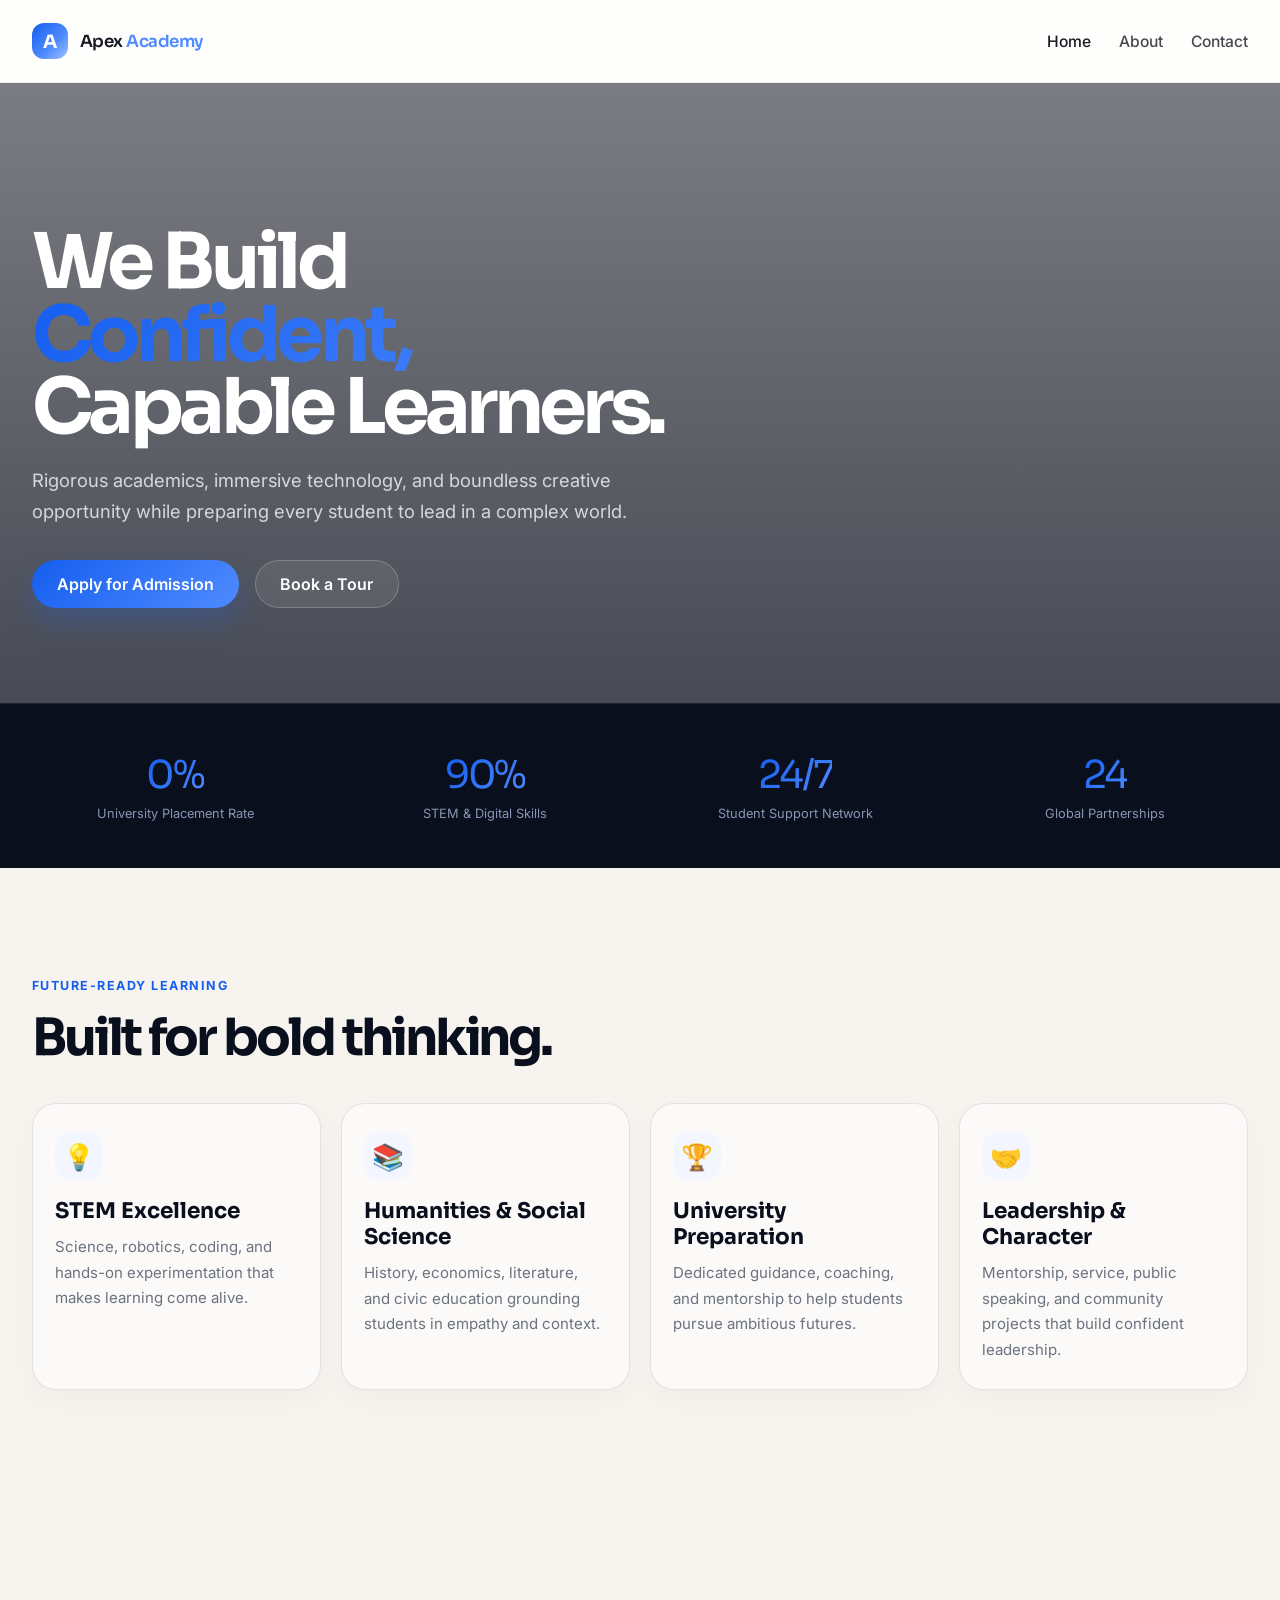
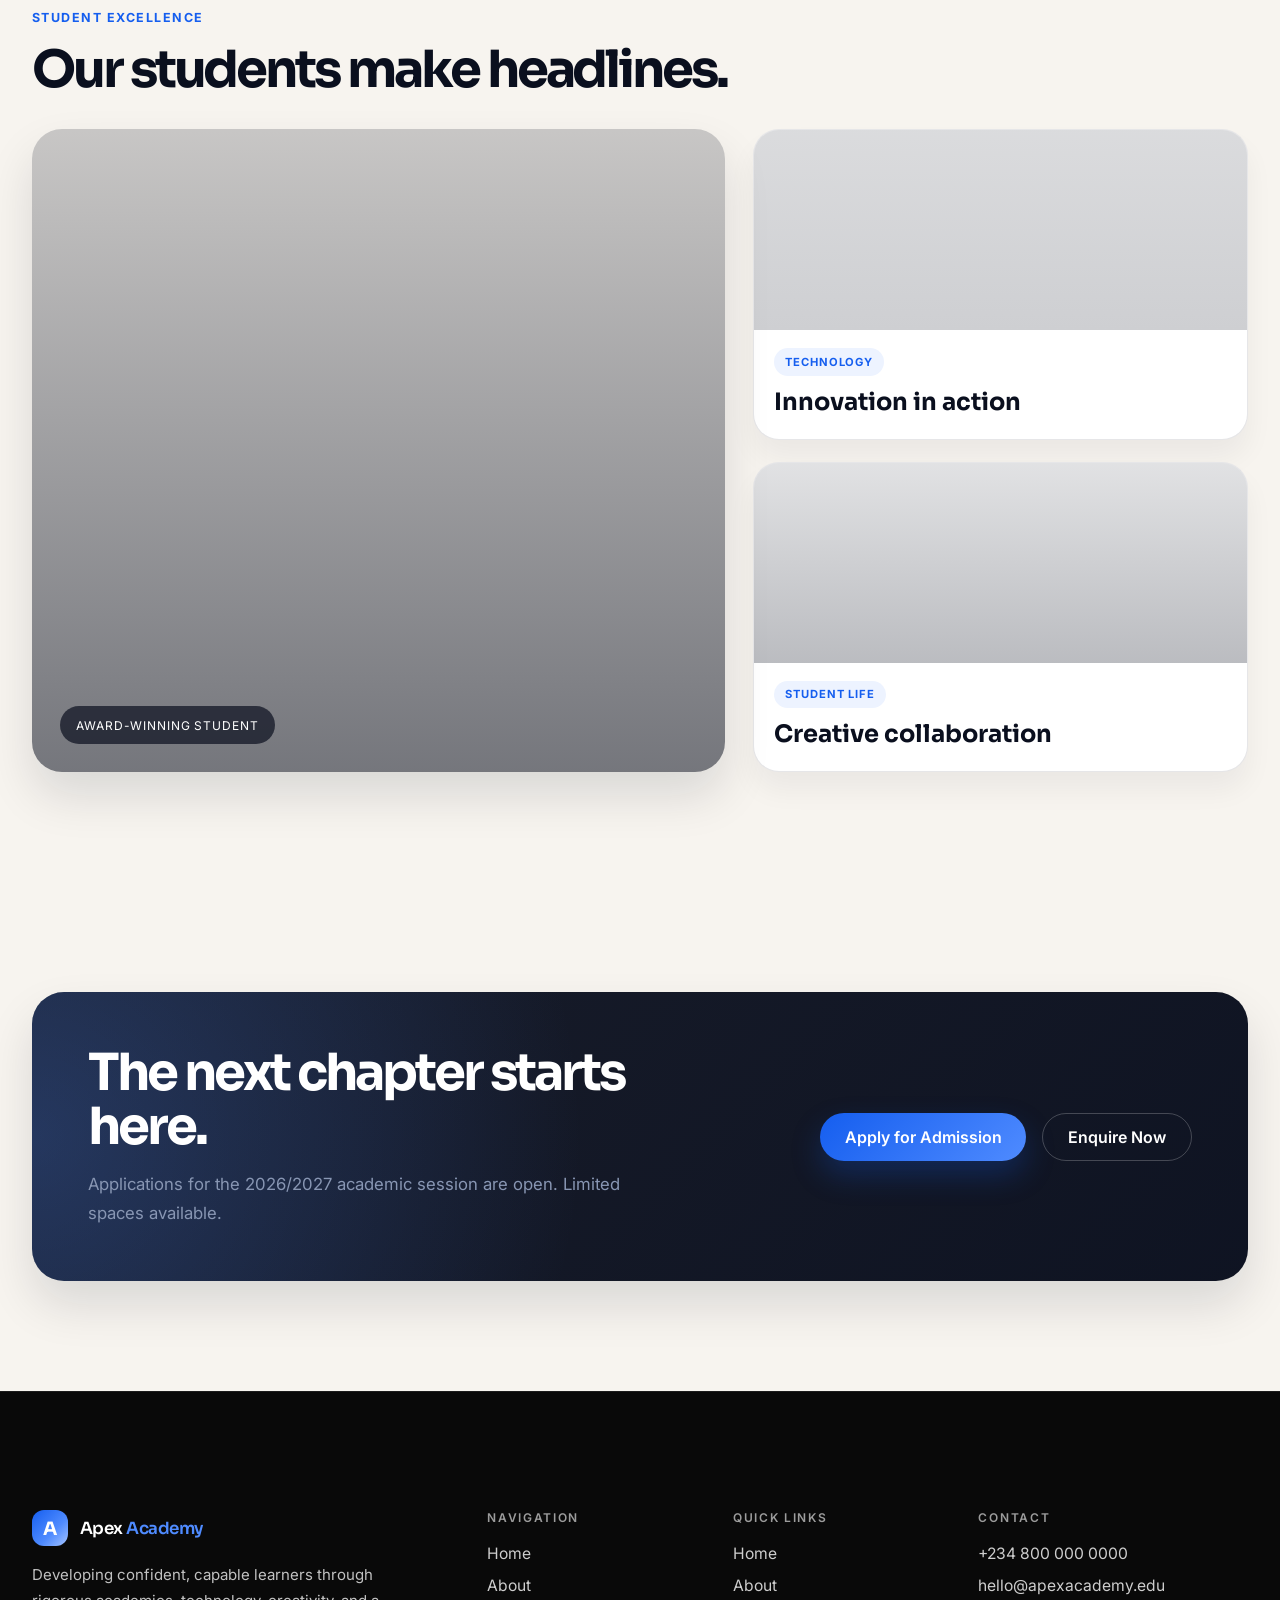
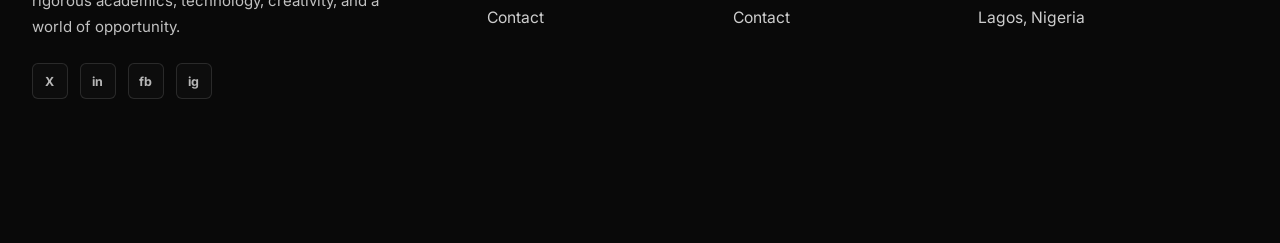
<file: index.html>
<!DOCTYPE html>
<html lang="en">
  <head>
    <meta charset="UTF-8" />
    <meta name="viewport" content="width=device-width, initial-scale=1.0" />
    <title>Apex Academy</title>
    <link rel="preconnect" href="https://fonts.googleapis.com" />
    <link rel="preconnect" href="https://fonts.gstatic.com" crossorigin />
    <link href="https://fonts.googleapis.com/css2?family=Inter:wght@400;500;600;700;800&family=Sora:wght@400;500;600;700;800&display=swap" rel="stylesheet" />
    <link rel="stylesheet" href="styles.css" />
  </head>
  <body>
    <div class="page-shell">
      <header class="topbar">
        <div class="container nav">
          <div class="brand" aria-label="Apex Academy logo">
            <span class="brand-mark">A</span>
            <span class="brand-text"><span>Apex</span><span class="brand-accent">Academy</span></span>
          </div>

          <nav class="main-nav" aria-label="Main navigation">
            <a href="index.html" class="active">Home</a>
            <a href="about.html">About</a>
            <a href="contact.html">Contact</a>
          </nav>
        </div>
      </header>

      <main>
        <section class="hero">
          <div class="hero__overlay"></div>
          <div class="container hero__inner">
            <div class="hero__copy">
              <h1>
                <span>We Build</span>
                <span class="gradient-text">Confident,</span>
                <span>Capable Learners.</span>
              </h1>

              <p>
                Rigorous academics, immersive technology, and boundless creative opportunity while preparing every student to lead in a complex world.
              </p>

              <div class="hero__actions">
                <button class="btn btn-primary">Apply for Admission</button>
                <button class="btn btn-ghost">Book a Tour</button>
              </div>
            </div>
          </div>
        </section>

        <section class="stats-bar" aria-label="School highlights">
          <div class="container stats-grid">
            <article class="stat">
              <div class="stat-value gradient-text">0%</div>
              <div class="stat-label">University Placement Rate</div>
            </article>
            <article class="stat">
              <div class="stat-value gradient-text">90%</div>
              <div class="stat-label">STEM &amp; Digital Skills</div>
            </article>
            <article class="stat">
              <div class="stat-value gradient-text">24/7</div>
              <div class="stat-label">Student Support Network</div>
            </article>
            <article class="stat">
              <div class="stat-value gradient-text">24</div>
              <div class="stat-label">Global Partnerships</div>
            </article>
          </div>
        </section>

        <section class="curriculum section-block" id="academics">
          <div class="container">
            <div class="section-head">
              <p class="eyebrow">Future-ready learning</p>
              <h2>Built for bold thinking.</h2>
            </div>

            <div class="program-grid">
              <article class="program-card">
                <div class="program-icon">💡</div>
                <h3>STEM Excellence</h3>
                <p>Science, robotics, coding, and hands-on experimentation that makes learning come alive.</p>
              </article>
              <article class="program-card">
                <div class="program-icon">📚</div>
                <h3>Humanities &amp; Social Science</h3>
                <p>History, economics, literature, and civic education grounding students in empathy and context.</p>
              </article>
              <article class="program-card">
                <div class="program-icon">🏆</div>
                <h3>University Preparation</h3>
                <p>Dedicated guidance, coaching, and mentorship to help students pursue ambitious futures.</p>
              </article>
              <article class="program-card">
                <div class="program-icon">🤝</div>
                <h3>Leadership &amp; Character</h3>
                <p>Mentorship, service, public speaking, and community projects that build confident leadership.</p>
              </article>
            </div>
          </div>
        </section>

        <section class="spotlight section-block" id="about">
          <div class="container spotlight__wrap">
            <div class="section-head compact">
              <p class="eyebrow">Student Excellence</p>
              <h2>Our students make headlines.</h2>
            </div>

            <div class="spotlight__grid">
              <div class="feature-story">
                <div class="feature-story__image">
                  <div class="story-badge">Award-winning student</div>
                </div>
              </div>

              <div class="side-stack">
                <article class="media-card media-card--plain">
                  <div class="media-card__image image-technology"></div>
                  <div class="media-card__content">
                    <span class="chip">Technology</span>
                    <h3>Innovation in action</h3>
                  </div>
                </article>

                <article class="media-card media-card--plain">
                  <div class="media-card__image image-collaboration"></div>
                  <div class="media-card__content">
                    <span class="chip">Student Life</span>
                    <h3>Creative collaboration</h3>
                  </div>
                </article>
              </div>
            </div>
          </div>
        </section>

        <section class="cta section-block">
          <div class="container">
            <div class="cta-panel">
              <div class="cta-panel__content">
                <h2>The next chapter starts here.</h2>
                <p>Applications for the 2026/2027 academic session are open. Limited spaces available.</p>
              </div>

              <div class="cta-panel__actions">
                <button class="btn btn-primary">Apply for Admission</button>
                <button class="btn btn-ghost alt">Enquire Now</button>
              </div>
            </div>
          </div>
        </section>
      </main>

      <footer class="site-footer" id="contact">
        <div class="container footer-grid">
          <div class="footer-brand-block">
            <div class="brand brand-footer" aria-label="Apex Academy logo">
              <span class="brand-mark">A</span>
              <span class="brand-text"><span>Apex</span><span class="brand-accent">Academy</span></span>
            </div>

            <p>
              Developing confident, capable learners through rigorous academics, technology, creativity, and a world of opportunity.
            </p>

            <div class="socials" aria-label="social media links">
              <span>X</span>
              <span>in</span>
              <span>fb</span>
              <span>ig</span>
            </div>
          </div>

          <div class="footer-links">
            <h3>Navigation</h3>
            <ul>
              <li><a href="index.html">Home</a></li>
              <li><a href="about.html">About</a></li>
              <li><a href="contact.html">Contact</a></li>
            </ul>
          </div>

          <div class="footer-links">
            <h3>Quick Links</h3>
            <ul>
              <li><a href="index.html">Home</a></li>
              <li><a href="about.html">About</a></li>
              <li><a href="contact.html">Contact</a></li>
            </ul>
          </div>

          <div class="footer-links">
            <h3>Contact</h3>
            <ul>
              <li><a href="tel:+2348000000000">+234 800 000 0000</a></li>
              <li><a href="mailto:hello@apexacademy.edu">hello@apexacademy.edu</a></li>
              <li><a href="#">Lagos, Nigeria</a></li>
            </ul>
          </div>
        </div>
      </footer>
    </div>
  </body>
</html>
</file>
<file: styles.css>
:root {
  --bg: #f7f4ef;
  --surface: #ffffff;
  --panel: #f5f0ea;
  --navy: #0a0f1e;
  --navy-soft: #16213b;
  --text: #171a22;
  --muted: #6b7280;
  --muted-2: #8896b3;
  --line: rgba(10, 15, 30, 0.1);
  --orange: #f5a623;
  --blue: #155eef;
  --blue-2: #4f8bff;
  --shadow: 0 24px 48px rgba(10, 15, 30, 0.12);
  --radius: 24px;
  --container: 1280px;
}

* { box-sizing: border-box; }

html { scroll-behavior: smooth; }

body {
  margin: 0;
  background: var(--bg);
  color: var(--text);
  font-family: "Inter", sans-serif;
}

img { display: block; max-width: 100%; }

a { color: inherit; text-decoration: none; }

button {
  outline: none;
  border: 0;
  font: inherit;
  cursor: pointer;
}

.page-shell {
  min-height: 100vh;
  overflow-x: hidden;
  background: var(--bg);
}

.container {
  width: min(var(--container), calc(100% - 64px));
  margin: 0 auto;
}

.topbar {
  position: sticky;
  top: 0;
  z-index: 50;
  background: rgba(255, 255, 255, 0.85);
  backdrop-filter: blur(12px);
  border-bottom: 1px solid rgba(10, 15, 30, 0.05);
}

.nav {
  display: flex;
  align-items: center;
  justify-content: space-between;
  min-height: 82px;
  padding: 18px 0;
}

.brand {
  display: inline-flex;
  align-items: center;
  gap: 12px;
}

.brand-mark {
  display: grid;
  place-items: center;
  width: 36px;
  height: 36px;
  border-radius: 12px;
  background: linear-gradient(135deg, var(--blue) 0%, var(--blue-2) 60%, #a5c4ff 100%);
  color: #fff;
  font-family: "Sora", sans-serif;
  font-weight: 700;
  font-size: 1.15rem;
}

.brand-text {
  display: flex;
  align-items: baseline;
  gap: 0.2em;
  font-family: "Sora", sans-serif;
  font-weight: 600;
  font-size: 1.05rem;
  letter-spacing: -0.03em;
}

.brand-accent { color: var(--blue-2); }

.main-nav {
  display: flex;
  align-items: center;
  gap: 28px;
  font-size: 0.98rem;
  color: rgba(23, 26, 34, 0.8);
}

.main-nav a {
  font-weight: 500;
}

.main-nav a.active,
.main-nav a:hover { color: var(--text); }

.btn {
  display: inline-flex;
  align-items: center;
  justify-content: center;
  min-height: 48px;
  border-radius: 999px;
  padding: 0.8rem 1.55rem;
  font-weight: 600;
  transition: transform 0.2s ease, box-shadow 0.2s ease, border-color 0.2s ease;
}

.btn:hover { transform: translateY(-1px); }

.btn-primary {
  background: linear-gradient(135deg, var(--blue) 0%, var(--blue-2) 100%);
  color: #fff;
  box-shadow: 0 14px 30px rgba(21, 94, 239, 0.25);
}

.btn-ghost {
  background: rgba(255, 255, 255, 0.08);
  color: #fff;
  border: 1px solid rgba(255, 255, 255, 0.2);
}

.btn-ghost.alt {
  background: transparent;
  border-color: rgba(255, 255, 255, 0.22);
}

.btn.mini {
  min-height: 42px;
  padding: 0.7rem 1.1rem;
  font-size: 0.86rem;
}

.hero {
  position: relative;
  min-height: 620px;
  background: url("https://www.figma.com/api/mcp/asset/3667ad17-0ce1-475f-b43b-ef540934f4f4/105db.png") center/cover no-repeat;
}

.hero__overlay {
  position: absolute;
  inset: 0;
  background: linear-gradient(180deg, rgba(10, 15, 30, 0.52) 0%, rgba(10, 15, 30, 0.74) 100%);
}

.hero__inner {
  position: relative;
  z-index: 1;
  min-height: 620px;
  display: flex;
  align-items: center;
  padding: 120px 0 72px;
}

.hero__copy {
  max-width: 760px;
  color: #fff;
}

.hero__copy h1 {
  margin: 0;
  display: flex;
  flex-direction: column;
  font-family: "Sora", sans-serif;
  font-size: clamp(3.2rem, 6vw, 5.3rem);
  line-height: 0.94;
  letter-spacing: -0.06em;
  text-transform: none;
}

.hero__copy h1 span {
  display: block;
}

.gradient-text {
  background: linear-gradient(135deg, var(--blue) 0%, var(--blue-2) 100%);
  -webkit-background-clip: text;
  background-clip: text;
  color: transparent;
}

.hero__copy p {
  margin: 22px 0 0;
  max-width: 630px;
  font-size: 1.15rem;
  line-height: 1.7;
  color: rgba(255, 255, 255, 0.76);
}

.hero__actions {
  display: flex;
  flex-wrap: wrap;
  gap: 16px;
  margin-top: 32px;
}

.stats-bar {
  background: var(--navy);
  border-top: 1px solid rgba(255, 255, 255, 0.08);
}

.stats-grid {
  display: grid;
  grid-template-columns: repeat(4, minmax(0, 1fr));
  gap: 24px;
  padding: 52px 0 44px;
}

.stat {
  display: flex;
  flex-direction: column;
  align-items: center;
  gap: 10px;
  text-align: center;
}

.stat-value {
  font-family: "Sora", sans-serif;
  font-size: clamp(2.2rem, 3vw, 3rem);
  line-height: 1;
  letter-spacing: -0.06em;
}

.stat-label {
  color: var(--muted-2);
  font-size: 0.8rem;
  line-height: 1.5;
  max-width: 180px;
}

.section-block {
  padding: 110px 0;
}

.section-head {
  margin-bottom: 38px;
}

.eyebrow {
  margin: 0 0 18px;
  color: var(--blue);
  font-size: 0.78rem;
  font-weight: 700;
  letter-spacing: 0.12em;
  text-transform: uppercase;
}

.section-head h2 {
  margin: 0;
  font-family: "Sora", sans-serif;
  font-size: clamp(2.3rem, 4vw, 4rem);
  line-height: 1.07;
  letter-spacing: -0.06em;
  color: var(--navy);
}

.program-grid {
  display: grid;
  grid-template-columns: repeat(4, minmax(0, 1fr));
  gap: 20px;
}

.program-card {
  background: rgba(255, 255, 255, 0.55);
  border: 1px solid var(--line);
  border-radius: var(--radius);
  padding: 28px 22px 26px;
  min-height: 250px;
  box-shadow: 0 10px 24px rgba(10, 15, 30, 0.03);
}

.program-icon {
  width: 48px;
  height: 48px;
  display: grid;
  place-items: center;
  border-radius: 16px;
  background: #f3f5ff;
  font-size: 1.6rem;
  margin-bottom: 18px;
}

.program-card h3 {
  margin: 0 0 10px;
  font-family: "Sora", sans-serif;
  font-size: 1.35rem;
  line-height: 1.2;
  color: var(--navy);
}

.program-card p {
  margin: 0;
  color: var(--muted);
  font-size: 0.94rem;
  line-height: 1.7;
}

.spotlight {
  background: var(--bg);
}

.spotlight__wrap {
  display: flex;
  flex-direction: column;
}

.compact {
  margin-bottom: 32px;
}

.spotlight__grid {
  display: grid;
  grid-template-columns: minmax(0, 1.4fr) minmax(0, 1fr);
  gap: 28px;
}

.feature-story {
  min-height: 480px;
  background: linear-gradient(180deg, rgba(10, 15, 30, 0.2), rgba(10, 15, 30, 0.55)), url("https://www.figma.com/api/mcp/asset/3667ad17-0ce1-475f-b43b-ef540934f4f4/9509e.png") center/cover no-repeat;
  border-radius: 30px;
  position: relative;
  overflow: hidden;
  box-shadow: var(--shadow);
}

.story-badge {
  position: absolute;
  left: 28px;
  bottom: 28px;
  padding: 0.7rem 1rem;
  border-radius: 999px;
  background: rgba(10, 15, 30, 0.7);
  color: white;
  font-size: 0.75rem;
  letter-spacing: 0.08em;
  text-transform: uppercase;
}

.side-stack {
  display: grid;
  gap: 22px;
}

.media-card {
  border-radius: 26px;
  overflow: hidden;
  background: #fff;
  border: 1px solid var(--line);
  box-shadow: 0 18px 28px rgba(10, 15, 30, 0.05);
}

.media-card__image {
  height: 200px;
  background-size: cover;
  background-position: center;
}

.image-technology {
  background-image: linear-gradient(180deg, rgba(10,15,30,0.15), rgba(10,15,30,0.2)), url("https://www.figma.com/api/mcp/asset/3667ad17-0ce1-475f-b43b-ef540934f4f4/161bc.png");
}

.image-collaboration {
  background-image: linear-gradient(180deg, rgba(10,15,30,0.12), rgba(10,15,30,0.28)), url("https://www.figma.com/api/mcp/asset/3667ad17-0ce1-475f-b43b-ef540934f4f4/105db.png");
}

.media-card__content {
  padding: 18px 20px 22px;
}

.chip {
  display: inline-block;
  padding: 0.42rem 0.7rem;
  border-radius: 999px;
  background: #edf3ff;
  color: var(--blue);
  font-size: 0.7rem;
  font-weight: 700;
  text-transform: uppercase;
  letter-spacing: 0.08em;
}

.media-card__content h3 {
  margin: 12px 0 0;
  font-family: "Sora", sans-serif;
  font-size: 1.5rem;
  line-height: 1.2;
  color: var(--navy);
}

.cta-panel {
  position: relative;
  background: linear-gradient(135deg, rgba(10, 15, 30, 0.94) 0%, rgba(10, 15, 30, 0.98) 100%);
  border-radius: 32px;
  padding: 54px 56px;
  overflow: hidden;
  display: flex;
  align-items: center;
  justify-content: space-between;
  gap: 36px;
  box-shadow: var(--shadow);
}

.cta-panel::before {
  content: "";
  position: absolute;
  inset: 0;
  background: radial-gradient(circle at left center, rgba(79, 139, 255, 0.25), transparent 45%);
}

.cta-panel__content,
.cta-panel__actions {
  position: relative;
  z-index: 1;
}

.cta-panel__content {
  max-width: 560px;
}

.cta-panel h2 {
  margin: 0;
  font-family: "Sora", sans-serif;
  font-size: clamp(2.3rem, 4vw, 3.4rem);
  line-height: 1.06;
  letter-spacing: -0.06em;
  color: #fff;
}

.cta-panel p {
  margin: 16px 0 0;
  color: var(--muted-2);
  font-size: 1.05rem;
  line-height: 1.7;
}

.cta-panel__actions {
  display: flex;
  flex-wrap: wrap;
  gap: 16px;
}

.site-footer {
  background: var(--navy);
  color: #fff;
  border-top: 1px solid rgba(255, 255, 255, 0.08);
}

.footer-grid {
  display: grid;
  grid-template-columns: 1.7fr 1fr 1fr 1fr;
  gap: 28px;
  padding: 64px 0 72px;
}

.footer-brand-block {
  max-width: 380px;
}

.brand-footer {
  margin-bottom: 16px;
}

.footer-brand-block p {
  margin: 0;
  color: var(--muted-2);
  font-size: 0.94rem;
  line-height: 1.8;
}

.socials {
  display: inline-flex;
  align-items: center;
  gap: 12px;
  margin-top: 22px;
}

.socials span {
  width: 36px;
  height: 36px;
  display: grid;
  place-items: center;
  border-radius: 50%;
  background: rgba(255, 255, 255, 0.08);
  color: #fff;
  font-size: 0.72rem;
  font-weight: 700;
}

.footer-links h3 {
  margin: 0 0 16px;
  font-size: 0.96rem;
  font-weight: 600;
  color: rgba(255, 255, 255, 0.96);
}

.footer-links ul {
  list-style: none;
  margin: 0;
  padding: 0;
  display: grid;
  gap: 10px;
}

.footer-links a {
  color: var(--muted-2);
  font-size: 0.94rem;
}

@media (max-width: 1100px) {
  .program-grid { grid-template-columns: repeat(2, minmax(0, 1fr)); }
  .spotlight__grid { grid-template-columns: 1fr; }
  .footer-grid { grid-template-columns: repeat(2, minmax(0, 1fr)); }
}

@media (max-width: 800px) {
  .container { width: min(var(--container), calc(100% - 32px)); }
  .main-nav { gap: 16px; font-size: 0.8rem; }
  .stats-grid { grid-template-columns: repeat(2, minmax(0, 1fr)); }
  .cta-panel { flex-direction: column; align-items: flex-start; padding: 36px 28px; }
  .footer-grid { grid-template-columns: 1fr; }
}

@media (max-width: 560px) {
  .nav { flex-wrap: wrap; gap: 12px; justify-content: center; }
  .main-nav { width: 100%; justify-content: center; flex-wrap: wrap; }
  .program-grid { grid-template-columns: 1fr; }
  .stats-grid { grid-template-columns: 1fr 1fr; }
  .hero__copy h1 { font-size: 2.6rem; }
  .hero__copy p { font-size: 0.96rem; }
}
  height: 48px;
  display: inline-flex;
  align-items: center;
  justify-content: center;
}

.chevron img {
  width: 100%;
  height: 100%;
  transform: rotate(180deg);
}

.info-pill {
  margin-top: 28px;
  display: inline-flex;
  border: 3px solid var(--orange);
  border-radius: 8px;
  padding: 20px 26px;
  background: rgba(246, 163, 32, 0.04);
}

.info-pill__head {
  display: flex;
  align-items: center;
  gap: 10px;
  font-weight: 700;
  color: var(--orange);
}

.info-pill__head img {
  width: 18px;
  height: 18px;
}

.gallery-section {
  background: #faf7f2;
  padding: 90px 0 100px;
}

.gallery-header h2 {
  margin: 0 0 28px;
  font-family: "Arial Black", "Segoe UI", sans-serif;
  font-size: clamp(2.6rem, 4vw, 4rem);
  line-height: 0.95;
  letter-spacing: -0.08em;
  text-transform: uppercase;
  color: var(--orange);
}

.masonry-grid {
  display: grid;
  grid-template-columns: 1.05fr 1.65fr;
  gap: 24px;
}

.masonry-col {
  display: flex;
  flex-direction: column;
  gap: 24px;
}

.gallery-card {
  position: relative;
  overflow: hidden;
  border-radius: 28px;
  box-shadow: 0 18px 38px rgba(32, 18, 8, 0.1);
  background-position: center;
  background-size: cover;
  display: flex;
  align-items: flex-end;
  padding: 28px;
}

.gallery-card::before {
  content: "";
  position: absolute;
  inset: 0;
  background: linear-gradient(180deg, rgba(0, 0, 0, 0) 15%, rgba(48, 19, 12, 0.8) 100%);
}

.card-landscape,
.card-classroom,
.card-athletics,
.card-ict,
.card-robotics {
  min-height: 160px;
}

.card-landscape {
  height: 640px;
  background-image: url("https://www.figma.com/api/mcp/asset/78bfbd9d-9721-43d2-886c-af02ba84056a/4f0f7.png");
}

.card-classroom {
  height: 360px;
  background-image: url("https://www.figma.com/api/mcp/asset/78bfbd9d-9721-43d2-886c-af02ba84056a/f207d.png");
}

.card-athletics {
  height: 440px;
  background-image: url("https://www.figma.com/api/mcp/asset/78bfbd9d-9721-43d2-886c-af02ba84056a/084c6.png");
}

.card-ict {
  height: 560px;
  background-image: url("https://www.figma.com/api/mcp/asset/78bfbd9d-9721-43d2-886c-af02ba84056a/03ada.png");
}

.card-robotics {
  height: 560px;
  background-image: url("https://www.figma.com/api/mcp/asset/78bfbd9d-9721-43d2-886c-af02ba84056a/54753.png");
}

.bottom-row {
  display: grid;
  grid-template-columns: repeat(2, minmax(0, 1fr));
  gap: 24px;
}

.card-caption {
  position: relative;
  z-index: 1;
  color: white;
  font-family: "Outfit", sans-serif;
  font-weight: 800;
  font-size: clamp(1.5rem, 2vw, 2.1rem);
  line-height: 1.1;
  letter-spacing: -0.03em;
  text-transform: uppercase;
}

.cta-band {
  position: relative;
  min-height: 540px;
  display: flex;
  align-items: center;
  background: #0d0e15;
  overflow: hidden;
}

.cta-bg {
  position: absolute;
  inset: 0;
  background-image: url("https://www.figma.com/api/mcp/asset/78bfbd9d-9721-43d2-886c-af02ba84056a/42dab.png");
  background-size: cover;
  background-position: center;
  filter: saturate(1.1) contrast(1.02);
  opacity: 0.42;
}

.cta-band::after {
  content: "";
  position: absolute;
  inset: 0;
  background: rgba(19, 18, 18, 0.55);
}

.cta-content {
  position: relative;
  z-index: 1;
  padding: 66px 0;
}

.cta-box {
  max-width: 720px;
  color: white;
}

.cta-box h2 {
  margin: 0;
  font-family: "Arial Black", "Segoe UI", sans-serif;
  font-size: clamp(3.1rem, 5vw, 6rem);
  line-height: 0.9;
  letter-spacing: -0.08em;
  text-transform: uppercase;
}

.cta-box h2 span {
  color: var(--orange);
}

.cta-box p {
  margin: 18px 0 30px;
  max-width: 620px;
  color: rgba(255, 255, 255, 0.8);
  font-size: 1.04rem;
  line-height: 1.75;
}

.testimonials {
  background: #f7f4ef;
  padding: 90px 0 110px;
}

.testimonial-header h2 {
  margin: 0 0 26px;
  font-family: "Arial Black", "Segoe UI", sans-serif;
  font-size: clamp(2.8rem, 4vw, 4rem);
  line-height: 0.94;
  letter-spacing: -0.06em;
  text-transform: uppercase;
  color: #1b1b1b;
}

.testimonial-header h2 span {
  color: var(--orange);
}

.testimonial-grid {
  display: grid;
  grid-template-columns: repeat(3, minmax(0, 1fr));
  gap: 22px;
}

.quote-card {
  background: #0d0d0d;
  border-radius: 18px;
  padding: 28px 26px 20px;
  display: flex;
  flex-direction: column;
  justify-content: space-between;
  min-height: 270px;
  box-shadow: 0 18px 40px rgba(0, 0, 0, 0.08);
}

.quote-card p {
  margin: 0 0 24px;
  color: rgba(255, 255, 255, 0.8);
  line-height: 1.7;
  font-size: 1rem;
}

.quote-meta {
  display: flex;
  flex-direction: column;
  gap: 4px;
  padding-top: 18px;
  border-top: 1px solid rgba(255, 255, 255, 0.14);
}

.quote-meta strong {
  color: white;
  font-weight: 700;
}

.quote-meta span {
  color: rgba(255, 255, 255, 0.52);
  font-size: 0.8rem;
}

.site-footer {
  background: #090909;
  color: white;
  padding: 54px 0 72px;
}

.footer-grid {
  display: grid;
  grid-template-columns: 1.4fr 0.7fr 0.7fr 0.9fr;
  gap: 36px;
}

.footer-brand {
  margin-bottom: 14px;
}

.footer-brand-block p {
  max-width: 350px;
  color: rgba(255, 255, 255, 0.75);
  line-height: 1.7;
  margin: 0;
}

.socials {
  margin-top: 24px;
  display: flex;
  gap: 12px;
}

.socials span {
  width: 36px;
  height: 36px;
  border-radius: 6px;
  border: 1px solid rgba(255, 255, 255, 0.12);
  background: rgba(255, 255, 255, 0.02);
  display: grid;
  place-items: center;
  color: rgba(255, 255, 255, 0.7);
  font-size: 0.78rem;
  letter-spacing: 0.04em;
}

.footer-links h3 {
  margin: 0 0 18px;
  color: rgba(255, 255, 255, 0.6);
  font-size: 0.75rem;
  letter-spacing: 0.14em;
  text-transform: uppercase;
}

.footer-links ul {
  list-style: none;
  padding: 0;
  margin: 0;
  display: flex;
  flex-direction: column;
  gap: 12px;
}

.footer-links a {
  color: rgba(255, 255, 255, 0.8);
  font-size: 0.98rem;
}

@media (max-width: 1100px) {
  .main-nav {
    gap: 18px;
  }

  .feature-grid,
  .testimonial-grid {
    grid-template-columns: 1fr 1fr;
  }

  .feature-card:last-child {
    grid-column: 1 / -1;
  }

  .footer-grid {
    grid-template-columns: repeat(2, minmax(0, 1fr));
  }
}

@media (max-width: 760px) {
  .container {
    width: min(var(--container), calc(100% - 28px));
  }

  .nav-wrap {
    flex-wrap: wrap;
    justify-content: center;
    gap: 18px;
    padding: 14px 0 16px;
  }

  .main-nav {
    width: 100%;
    justify-content: center;
    flex-wrap: wrap;
  }

  .hero {
    min-height: 640px;
  }

  .hero-inner {
    min-height: 640px;
    padding-top: 68px;
  }

  .hero-copy h1 {
    font-size: clamp(3rem, 16vw, 5.5rem);
  }

  .feature-grid,
  .testimonial-grid,
  .split-layout,
  .footer-grid,
  .masonry-grid,
  .bottom-row {
    grid-template-columns: 1fr;
  }

  .feature-card {
    min-height: 420px;
  }

  .cta-box h2 {
    font-size: clamp(2.4rem, 13vw, 4rem);
  }

  .story-image {
    min-height: 380px;
  }

  .gallery-card,
  .card-landscape,
  .card-classroom,
  .card-athletics,
  .card-ict,
  .card-robotics {
    min-height: 260px;
    height: auto;
  }

  .ticker {
    font-size: 1rem;
    letter-spacing: 0.08em;
  }
}
</file>
